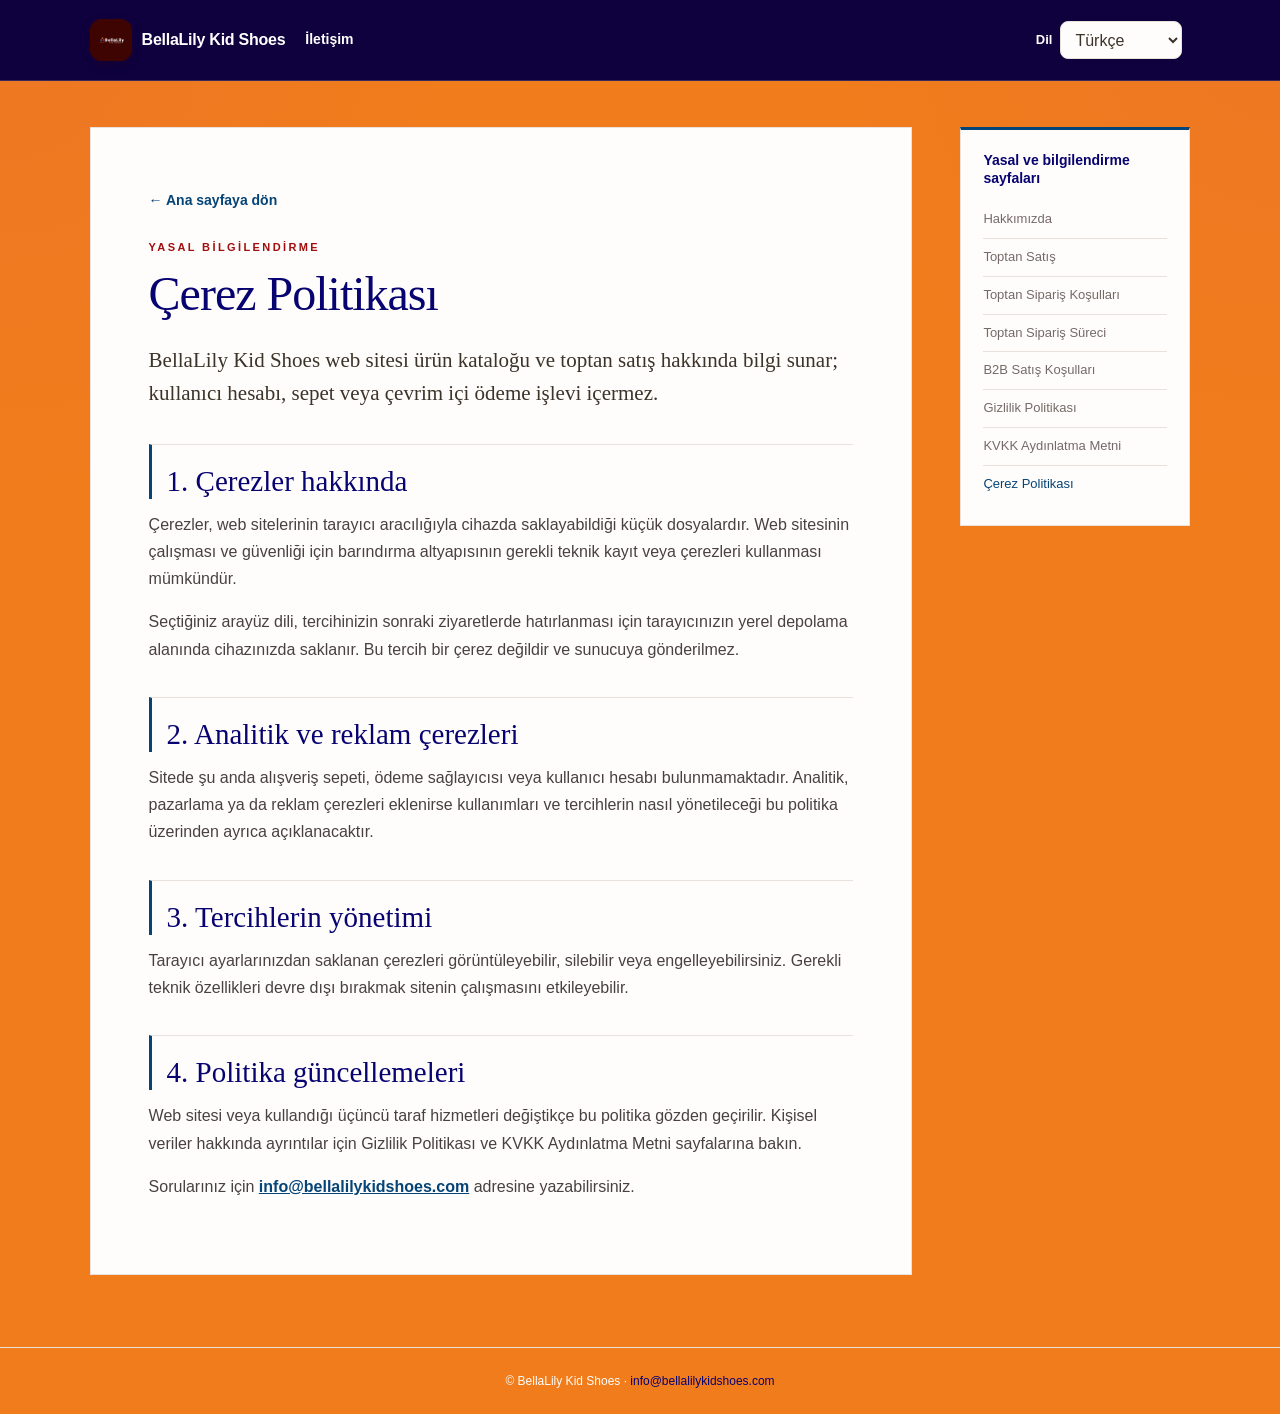
<file: public/sayfalar/cerez-politikasi.html>
<!doctype html>
<html lang="tr">
<head>
  <meta charset="utf-8">
  <meta name="viewport" content="width=device-width, initial-scale=1">
  <meta name="description" content="BellaLily Kid Shoes çerez politikası ve çerez tercihleri hakkında bilgi.">
  <title>Çerez Politikası | BellaLily Kid Shoes</title>
  <link rel="stylesheet" href="sayfa.css">
  <script src="../i18n.js" defer></script>
  <script src="sayfa.js" defer></script>
</head>
<body>
  <header class="site-header">
    <a class="brand" href="../index.html">
      <img class="brand-logo" src="../brand.jpg" alt="">
      <span>BellaLily Kid Shoes</span>
    </a>
    <a class="header-contact" href="mailto:info@bellalilykidshoes.com">İletişim</a>
  </header>
  <main class="page-layout">
    <article class="content-card">
      <a class="back-link" href="../index.html">← Ana sayfaya dön</a>
      <p class="page-kicker">Yasal bilgilendirme</p>
      <h1 id="page-title">Çerez Politikası</h1>
      <div class="page-content" id="page-content" data-source="Çerez Politikası (Cookie Policy).md" aria-live="polite">
        <p data-i18n="pageLoading">Sayfa yükleniyor...</p>
      </div>
    </article>
    <nav class="page-menu" aria-label="Bilgilendirme sayfaları">
      <h2>Bilgilendirme sayfaları</h2>
      <ul id="page-links"></ul>
    </nav>
  </main>
  <footer class="site-footer">© BellaLily Kid Shoes · <a href="mailto:info@bellalilykidshoes.com">info@bellalilykidshoes.com</a></footer>
</body>
</html>
</file>
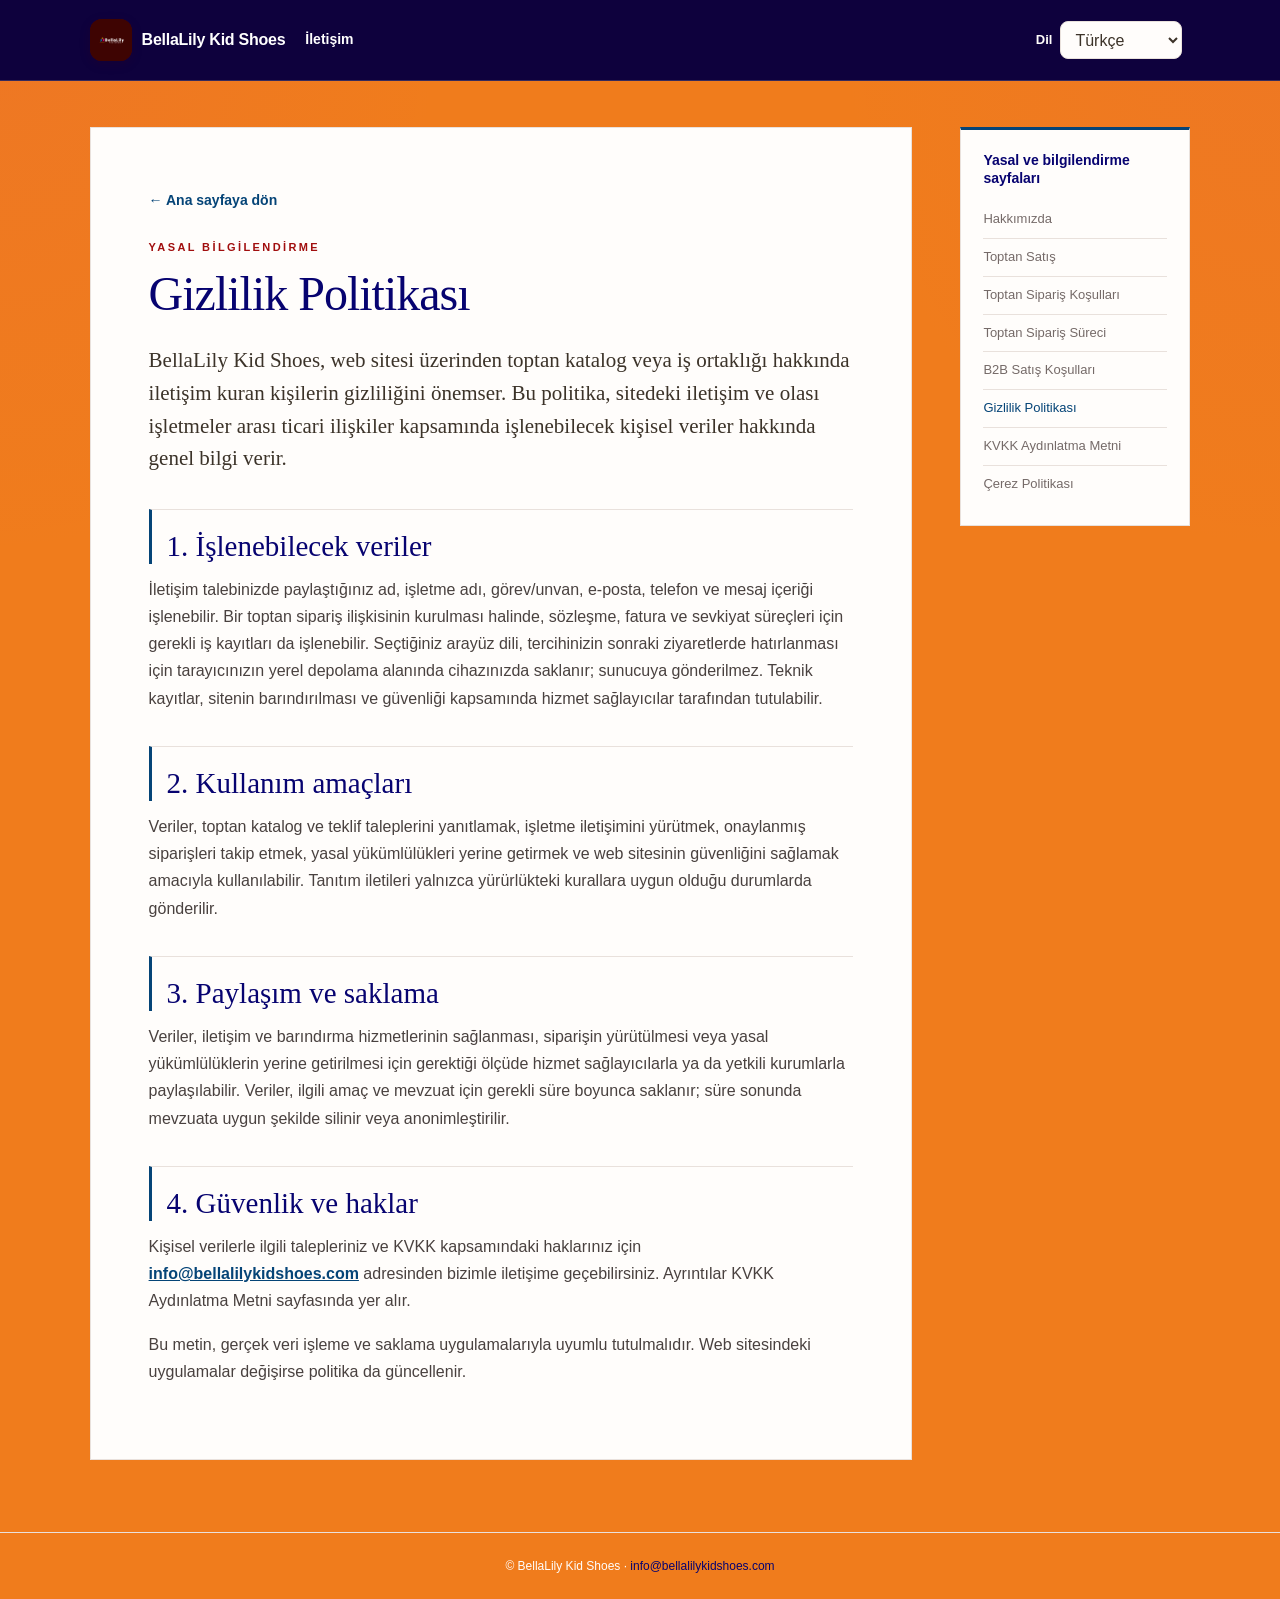
<file: public/sayfalar/gizlilik-politikasi.html>
<!doctype html>
<html lang="tr">
<head>
  <meta charset="utf-8">
  <meta name="viewport" content="width=device-width, initial-scale=1">
  <meta name="description" content="BellaLily Kid Shoes gizlilik politikası ve kişisel verilerin korunması hakkında bilgi.">
  <title>Gizlilik Politikası | BellaLily Kid Shoes</title>
  <link rel="stylesheet" href="sayfa.css">
  <script src="../i18n.js" defer></script>
  <script src="sayfa.js" defer></script>
</head>
<body>
  <header class="site-header">
    <a class="brand" href="../index.html">
      <img class="brand-logo" src="../brand.jpg" alt="">
      <span>BellaLily Kid Shoes</span>
    </a>
    <a class="header-contact" href="mailto:info@bellalilykidshoes.com">İletişim</a>
  </header>
  <main class="page-layout">
    <article class="content-card">
      <a class="back-link" href="../index.html">← Ana sayfaya dön</a>
      <p class="page-kicker">Yasal bilgilendirme</p>
      <h1 id="page-title">Gizlilik Politikası</h1>
      <div class="page-content" id="page-content" data-source="Gizlilik Politikası" aria-live="polite">
        <p data-i18n="pageLoading">Sayfa yükleniyor...</p>
      </div>
    </article>
    <nav class="page-menu" aria-label="Bilgilendirme sayfaları">
      <h2>Bilgilendirme sayfaları</h2>
      <ul id="page-links"></ul>
    </nav>
  </main>
  <footer class="site-footer">© BellaLily Kid Shoes · <a href="mailto:info@bellalilykidshoes.com">info@bellalilykidshoes.com</a></footer>
</body>
</html>
</file>
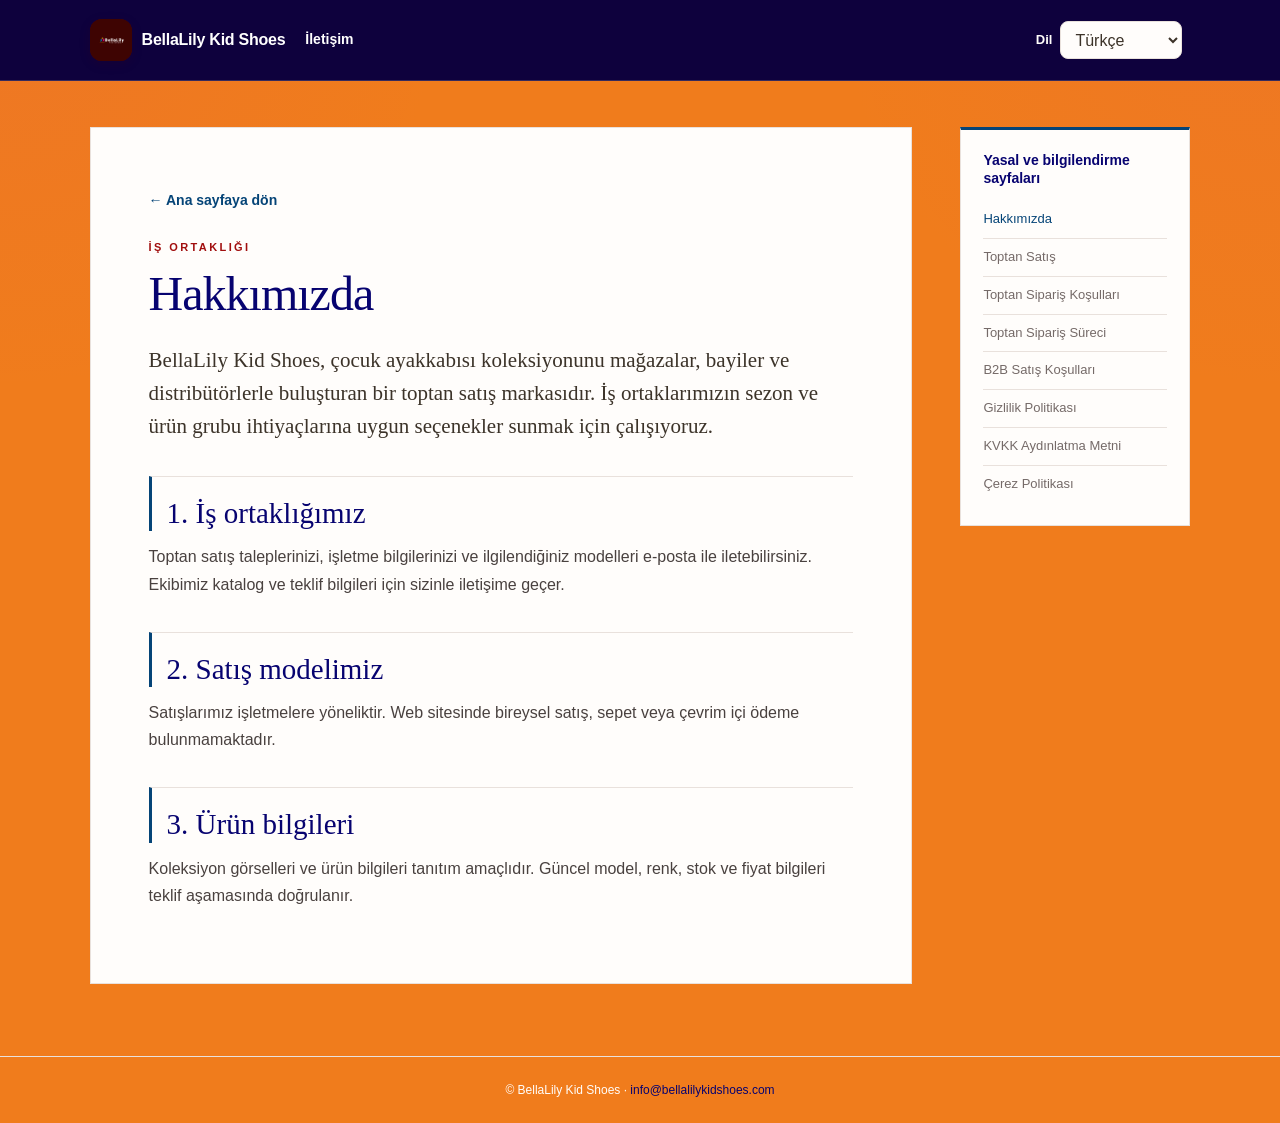
<file: public/sayfalar/hakkimizda.html>
<!doctype html>
<html lang="tr">
<head>
  <meta charset="utf-8">
  <meta name="viewport" content="width=device-width, initial-scale=1">
  <meta name="description" content="BellaLily Kid Shoes hakkında: misyonumuz, vizyonumuz ve çocuk ayakkabılarına yaklaşımımız.">
  <title>Hakkımızda | BellaLily Kid Shoes</title>
  <link rel="stylesheet" href="sayfa.css">
  <script src="../i18n.js" defer></script>
  <script src="sayfa.js" defer></script>
</head>
<body>
  <header class="site-header">
    <a class="brand" href="../index.html">
      <img class="brand-logo" src="../brand.jpg" alt="">
      <span>BellaLily Kid Shoes</span>
    </a>
    <a class="header-contact" href="mailto:info@bellalilykidshoes.com">İletişim</a>
  </header>
  <main class="page-layout">
    <article class="content-card">
      <a class="back-link" href="../index.html">← Ana sayfaya dön</a>
      <p class="page-kicker">BellaLily Kid Shoes</p>
      <h1 id="page-title">Hakkımızda</h1>
      <div class="page-content" id="page-content" data-source="hakkimizda.md" aria-live="polite">
        <p data-i18n="pageLoading">Sayfa yükleniyor...</p>
      </div>
    </article>
    <nav class="page-menu" aria-label="Bilgilendirme sayfaları">
      <h2>Bilgilendirme sayfaları</h2>
      <ul id="page-links"></ul>
    </nav>
  </main>
  <footer class="site-footer">© BellaLily Kid Shoes · <a href="mailto:info@bellalilykidshoes.com">info@bellalilykidshoes.com</a></footer>
</body>
</html>
</file>
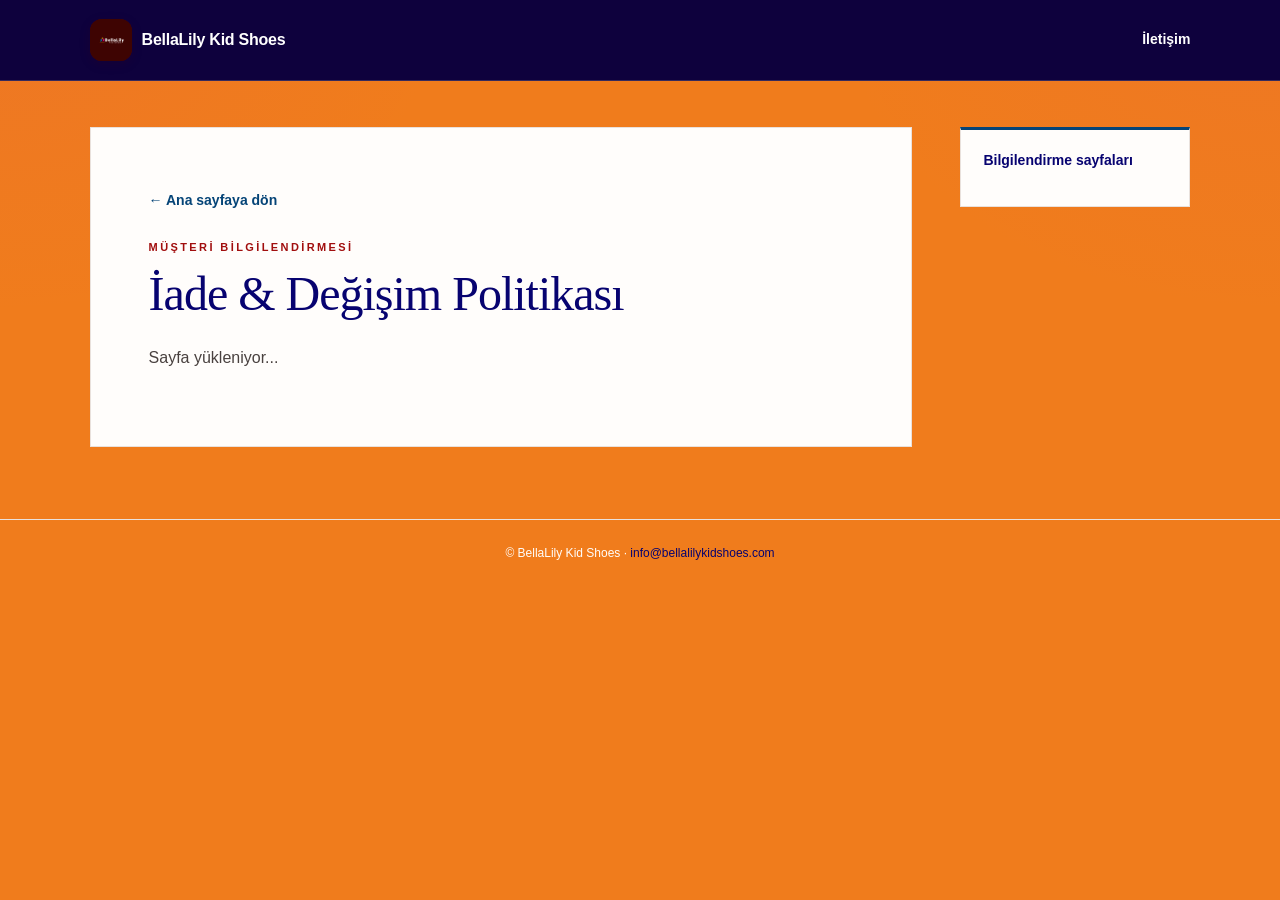
<file: public/sayfalar/iade-degisim-politikasi.html>
<!doctype html>
<html lang="tr">
<head>
  <meta charset="utf-8">
  <meta name="viewport" content="width=device-width, initial-scale=1">
  <meta name="description" content="BellaLily Kid Shoes iade ve değişim politikası.">
  <title>İade &amp; Değişim Politikası | BellaLily Kid Shoes</title>
  <link rel="stylesheet" href="sayfa.css">
  <script src="sayfa.js" defer></script>
</head>
<body>
  <header class="site-header">
    <a class="brand" href="../index.html">
      <img class="brand-logo" src="../brand.jpg" alt="">
      <span>BellaLily Kid Shoes</span>
    </a>
    <a class="header-contact" href="mailto:info@bellalilykidshoes.com">İletişim</a>
  </header>
  <main class="page-layout">
    <article class="content-card">
      <a class="back-link" href="../index.html">← Ana sayfaya dön</a>
      <p class="page-kicker">Müşteri bilgilendirmesi</p>
      <h1 id="page-title">İade &amp; Değişim Politikası</h1>
      <div class="page-content" id="page-content" data-source="İade &amp; Değişim Politikası" aria-live="polite">
        <p>Sayfa yükleniyor...</p>
      </div>
    </article>
    <nav class="page-menu" aria-label="Bilgilendirme sayfaları">
      <h2>Bilgilendirme sayfaları</h2>
      <ul id="page-links"></ul>
    </nav>
  </main>
  <footer class="site-footer">© BellaLily Kid Shoes · <a href="mailto:info@bellalilykidshoes.com">info@bellalilykidshoes.com</a></footer>
</body>
</html>
</file>
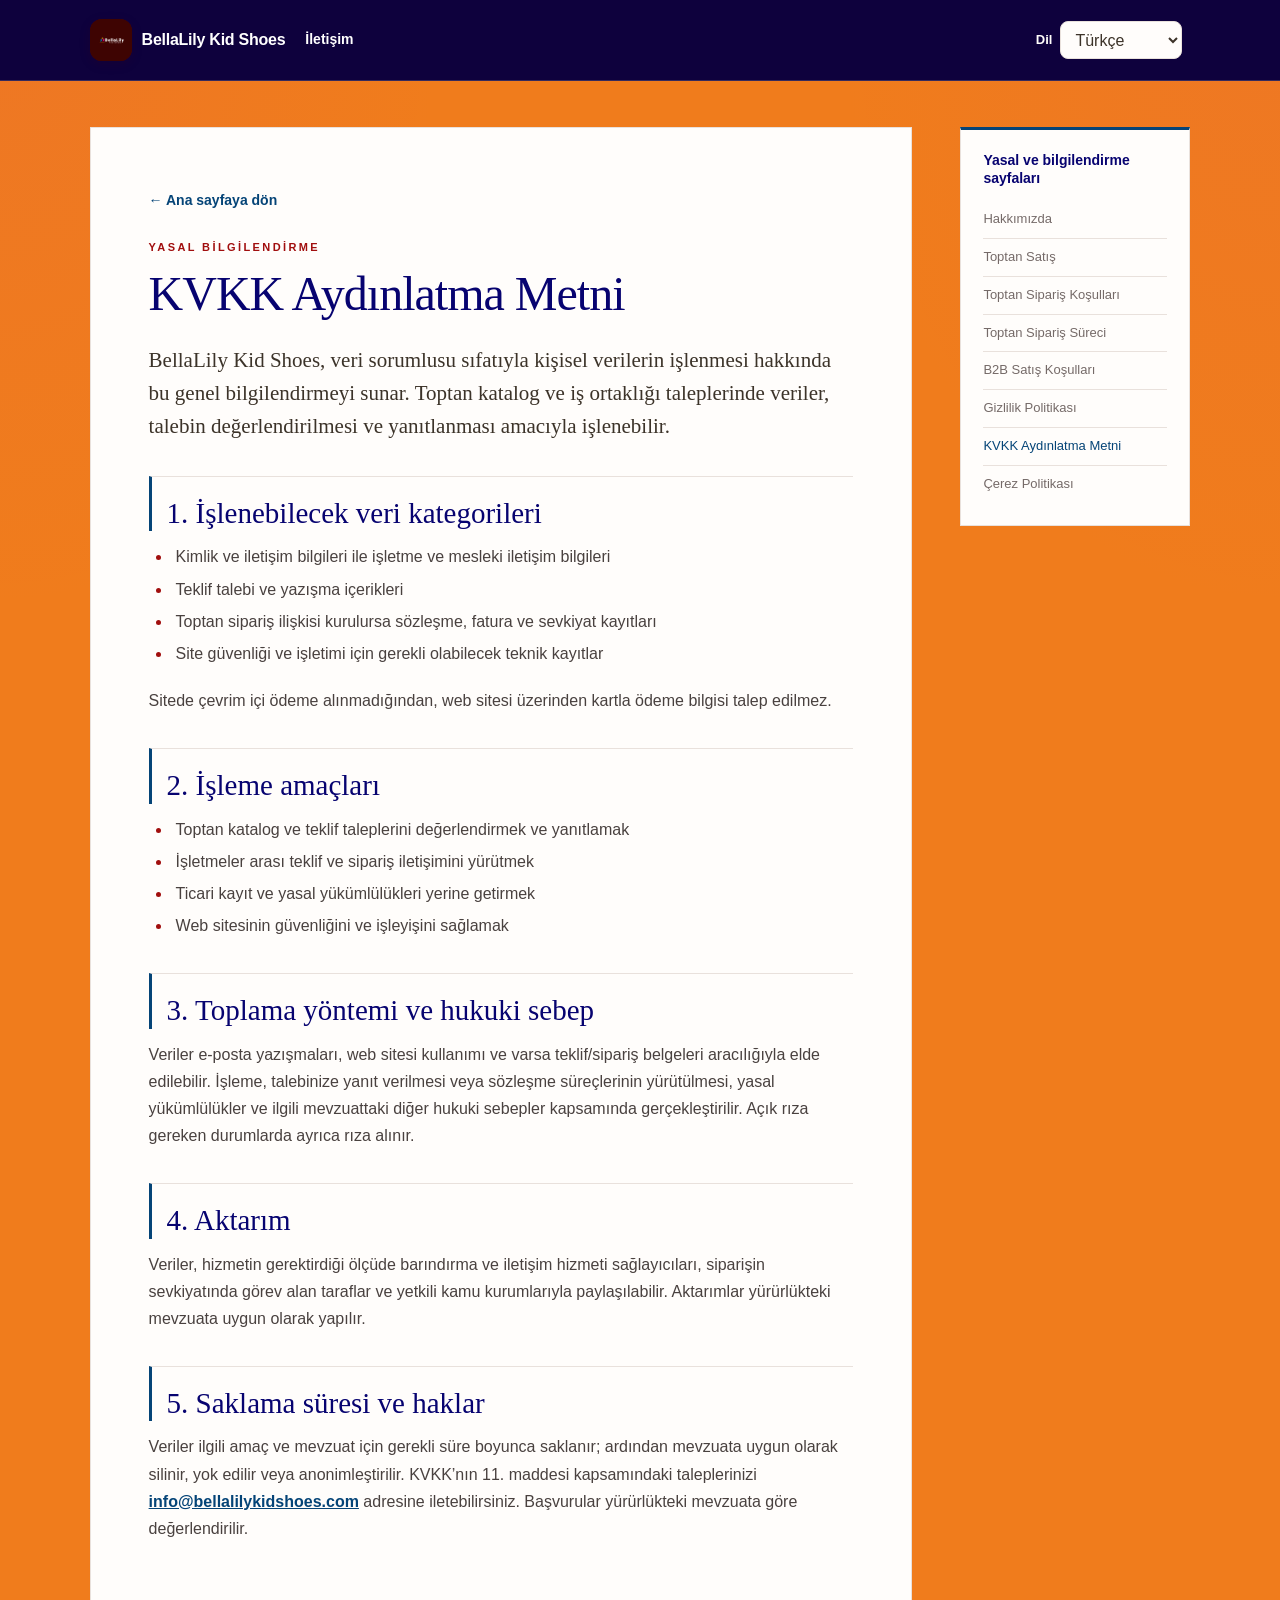
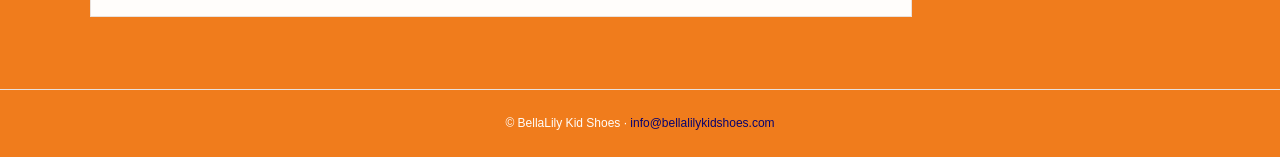
<file: public/sayfalar/kvkk-aydinlatma-metni.html>
<!doctype html>
<html lang="tr">
<head>
  <meta charset="utf-8">
  <meta name="viewport" content="width=device-width, initial-scale=1">
  <meta name="description" content="BellaLily Kid Shoes KVKK aydınlatma metni.">
  <title>KVKK Aydınlatma Metni | BellaLily Kid Shoes</title>
  <link rel="stylesheet" href="sayfa.css">
  <script src="../i18n.js" defer></script>
  <script src="sayfa.js" defer></script>
</head>
<body>
  <header class="site-header">
    <a class="brand" href="../index.html">
      <img class="brand-logo" src="../brand.jpg" alt="">
      <span>BellaLily Kid Shoes</span>
    </a>
    <a class="header-contact" href="mailto:info@bellalilykidshoes.com">İletişim</a>
  </header>
  <main class="page-layout">
    <article class="content-card">
      <a class="back-link" href="../index.html">← Ana sayfaya dön</a>
      <p class="page-kicker">Yasal bilgilendirme</p>
      <h1 id="page-title">KVKK Aydınlatma Metni</h1>
      <div class="page-content" id="page-content" data-source="KVKK Aydinlatma Metni" aria-live="polite">
        <p data-i18n="pageLoading">Sayfa yükleniyor...</p>
      </div>
    </article>
    <nav class="page-menu" aria-label="Bilgilendirme sayfaları">
      <h2>Bilgilendirme sayfaları</h2>
      <ul id="page-links"></ul>
    </nav>
  </main>
  <footer class="site-footer">© BellaLily Kid Shoes · <a href="mailto:info@bellalilykidshoes.com">info@bellalilykidshoes.com</a></footer>
</body>
</html>
</file>
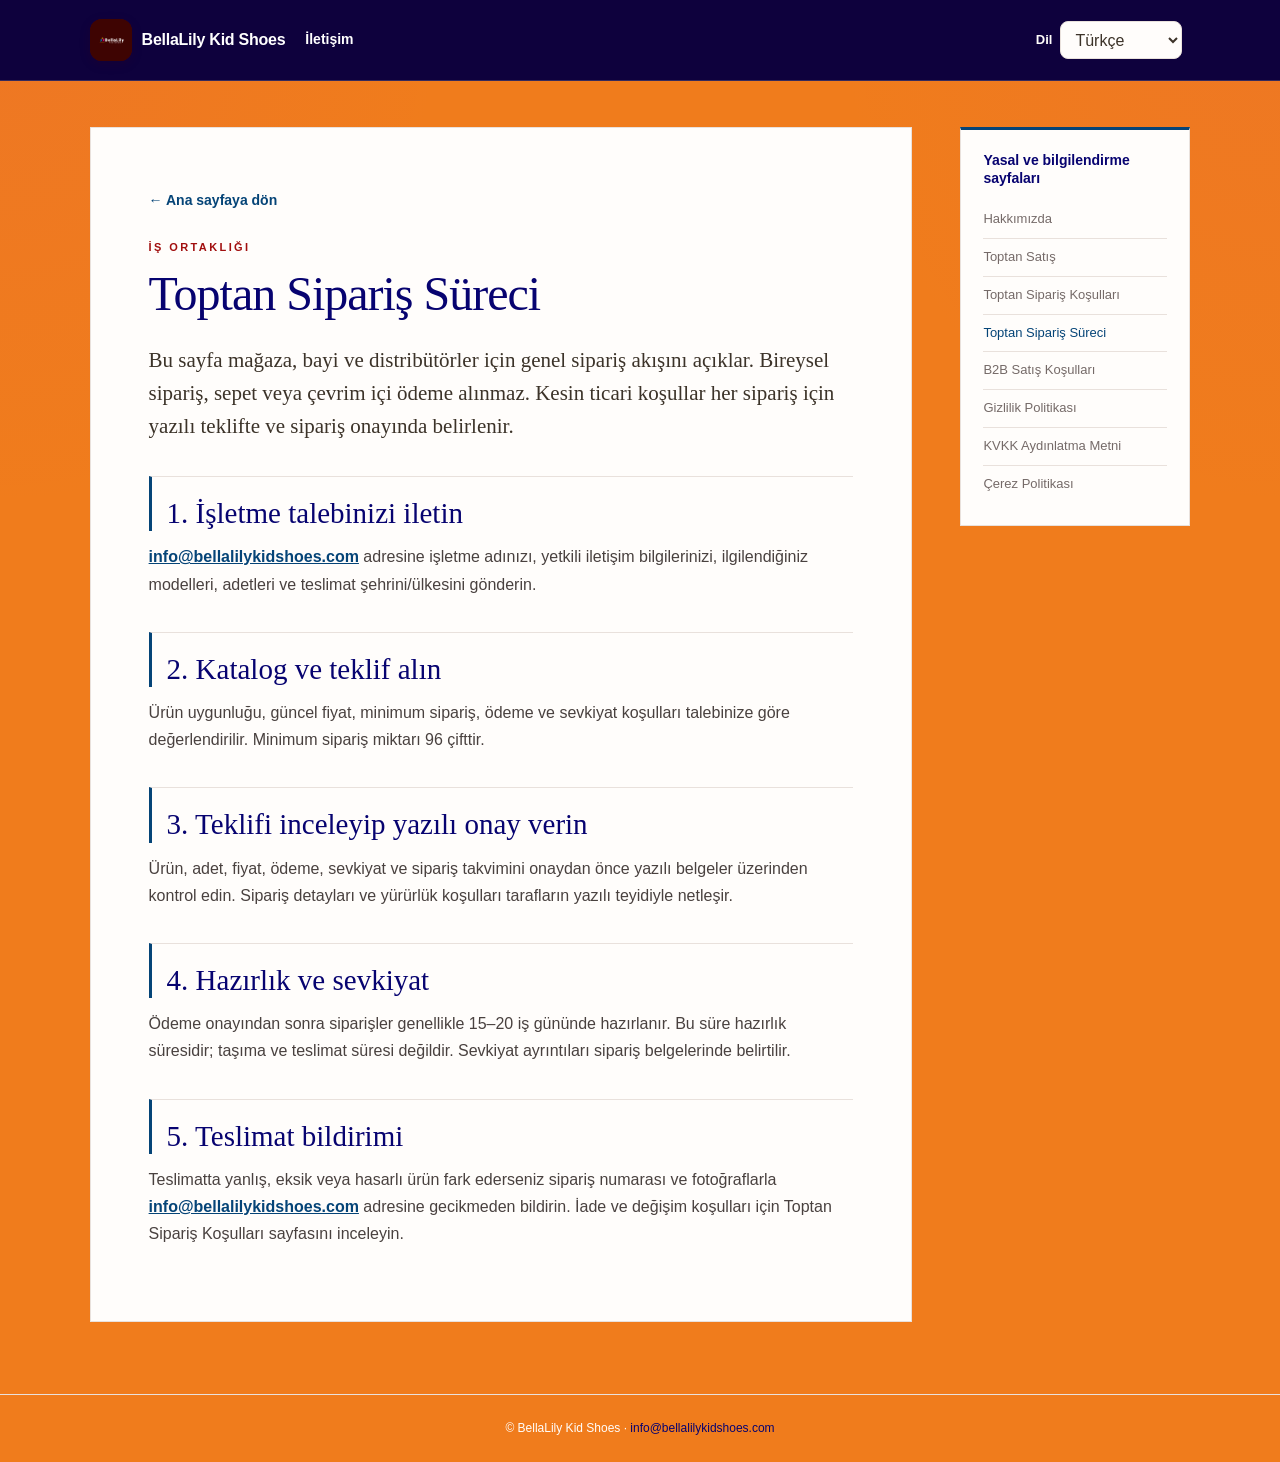
<file: public/sayfalar/on-bilgilendirme-formu.html>
<!doctype html>
<html lang="tr">
<head>
  <meta charset="utf-8">
  <meta name="viewport" content="width=device-width, initial-scale=1">
  <meta name="description" content="BellaLily Kid Shoes toptan sipariş süreci ve teklif bilgileri.">
  <title>Toptan Sipariş Süreci | BellaLily Kid Shoes</title>
  <link rel="stylesheet" href="sayfa.css">
  <script src="../i18n.js" defer></script>
  <script src="sayfa.js" defer></script>
</head>
<body>
  <header class="site-header">
    <a class="brand" href="../index.html">
      <img class="brand-logo" src="../brand.jpg" alt="">
      <span>BellaLily Kid Shoes</span>
    </a>
    <a class="header-contact" href="mailto:info@bellalilykidshoes.com">İletişim</a>
  </header>
  <main class="page-layout">
    <article class="content-card">
      <a class="back-link" href="../index.html">← Ana sayfaya dön</a>
      <p class="page-kicker">İş ortaklığı</p>
      <h1 id="page-title">Toptan Sipariş Süreci</h1>
      <div class="page-content" id="page-content" data-source="toptan-siparis-sureci.md" aria-live="polite">
        <p data-i18n="pageLoading">Sayfa yükleniyor...</p>
      </div>
    </article>
    <nav class="page-menu" aria-label="İş ortaklığı ve bilgilendirme">
      <h2>İş ortaklığı ve bilgilendirme</h2>
      <ul id="page-links"></ul>
    </nav>
  </main>
  <footer class="site-footer">© BellaLily Kid Shoes · <a href="mailto:info@bellalilykidshoes.com">info@bellalilykidshoes.com</a></footer>
</body>
</html>
</file>
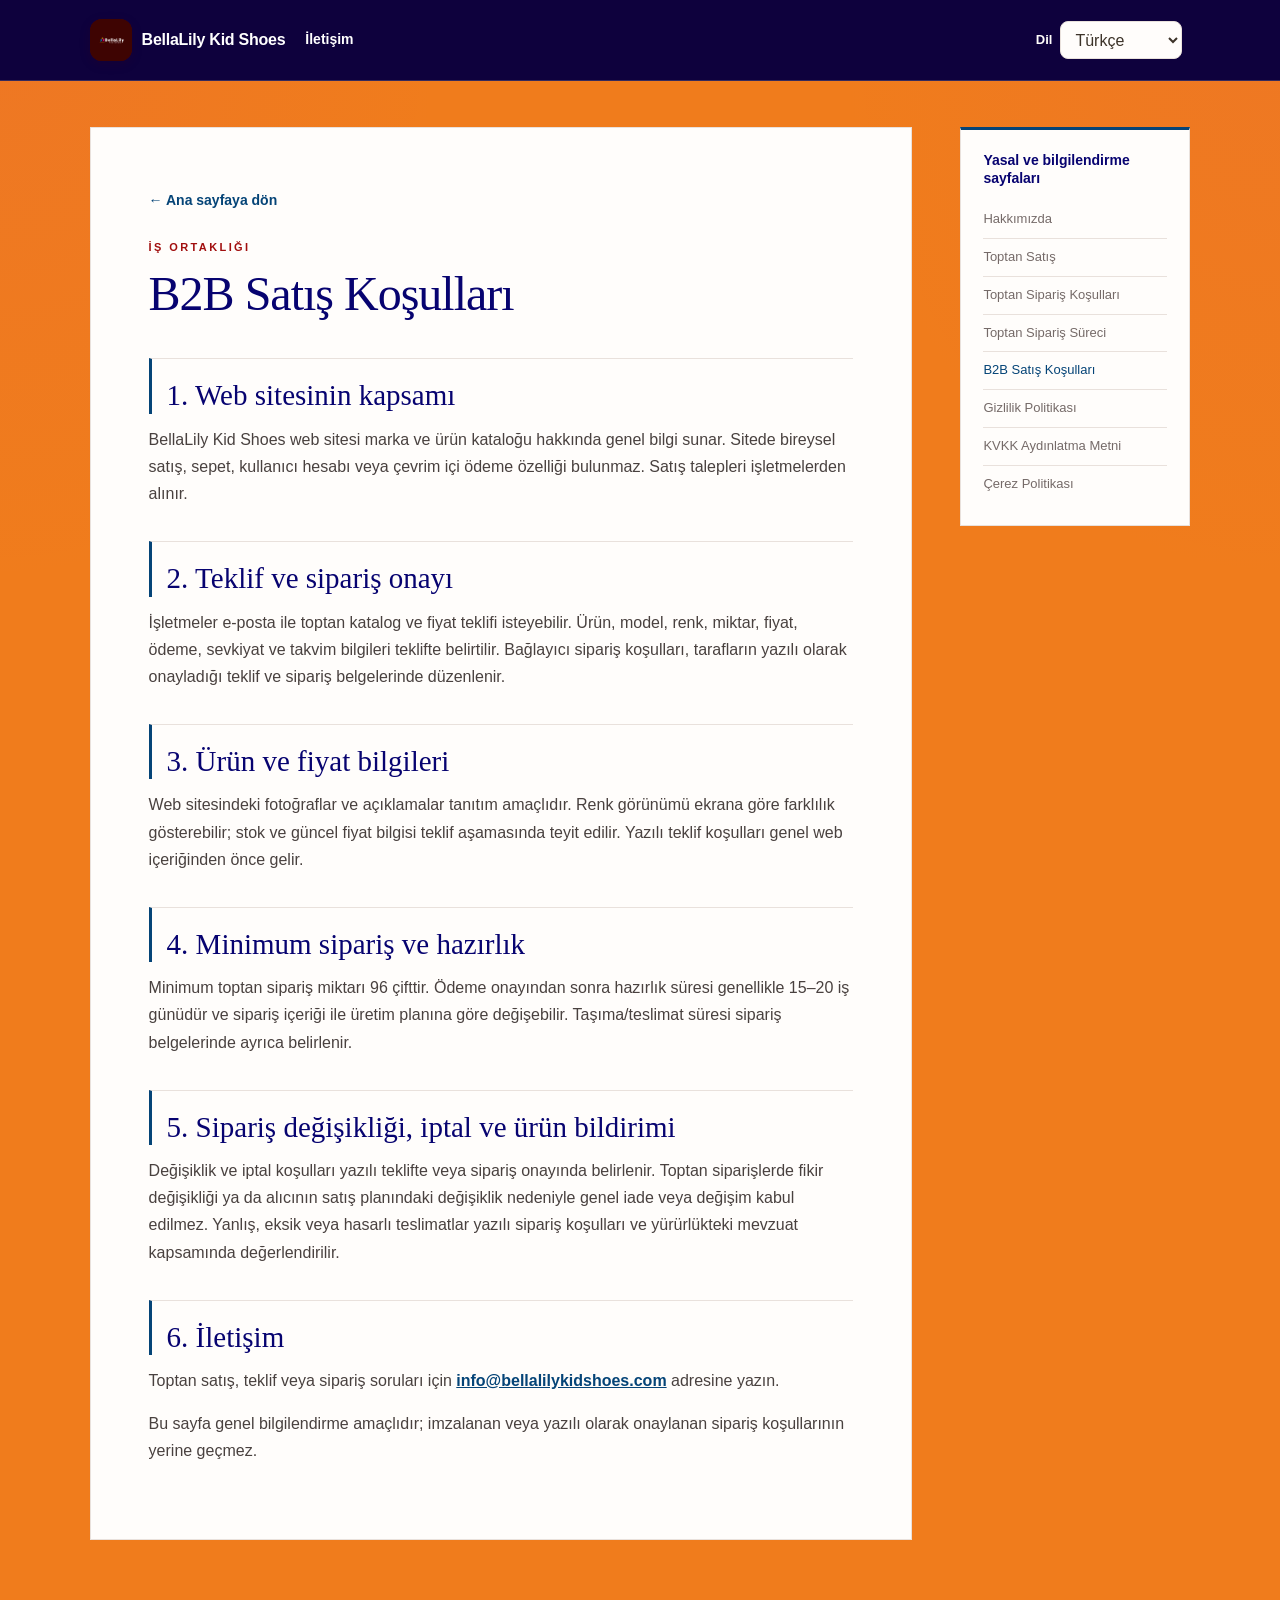
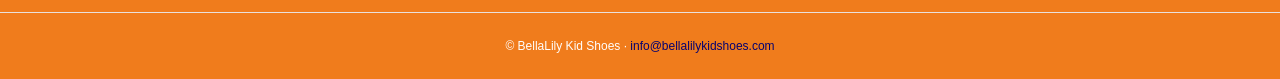
<file: public/sayfalar/sartlar-ve-kosullar.html>
<!doctype html>
<html lang="tr">
<head>
  <meta charset="utf-8">
  <meta name="viewport" content="width=device-width, initial-scale=1">
  <meta name="description" content="BellaLily Kid Shoes web sitesi ve işletmeler arası toptan satış bilgileri.">
  <title>B2B Satış Koşulları | BellaLily Kid Shoes</title>
  <link rel="stylesheet" href="sayfa.css">
  <script src="../i18n.js" defer></script>
  <script src="sayfa.js" defer></script>
</head>
<body>
  <header class="site-header">
    <a class="brand" href="../index.html">
      <img class="brand-logo" src="../brand.jpg" alt="">
      <span>BellaLily Kid Shoes</span>
    </a>
    <a class="header-contact" href="mailto:info@bellalilykidshoes.com">İletişim</a>
  </header>
  <main class="page-layout">
    <article class="content-card">
      <a class="back-link" href="../index.html">← Ana sayfaya dön</a>
      <p class="page-kicker">İş ortaklığı</p>
      <h1 id="page-title">B2B Satış Koşulları</h1>
      <div class="page-content" id="page-content" data-source="b2b-satis-kosullari.md" aria-live="polite">
        <p data-i18n="pageLoading">Sayfa yükleniyor...</p>
      </div>
    </article>
    <nav class="page-menu" aria-label="Bilgilendirme sayfaları">
      <h2>Bilgilendirme sayfaları</h2>
      <ul id="page-links"></ul>
    </nav>
  </main>
  <footer class="site-footer">© BellaLily Kid Shoes · <a href="mailto:info@bellalilykidshoes.com">info@bellalilykidshoes.com</a></footer>
</body>
</html>
</file>
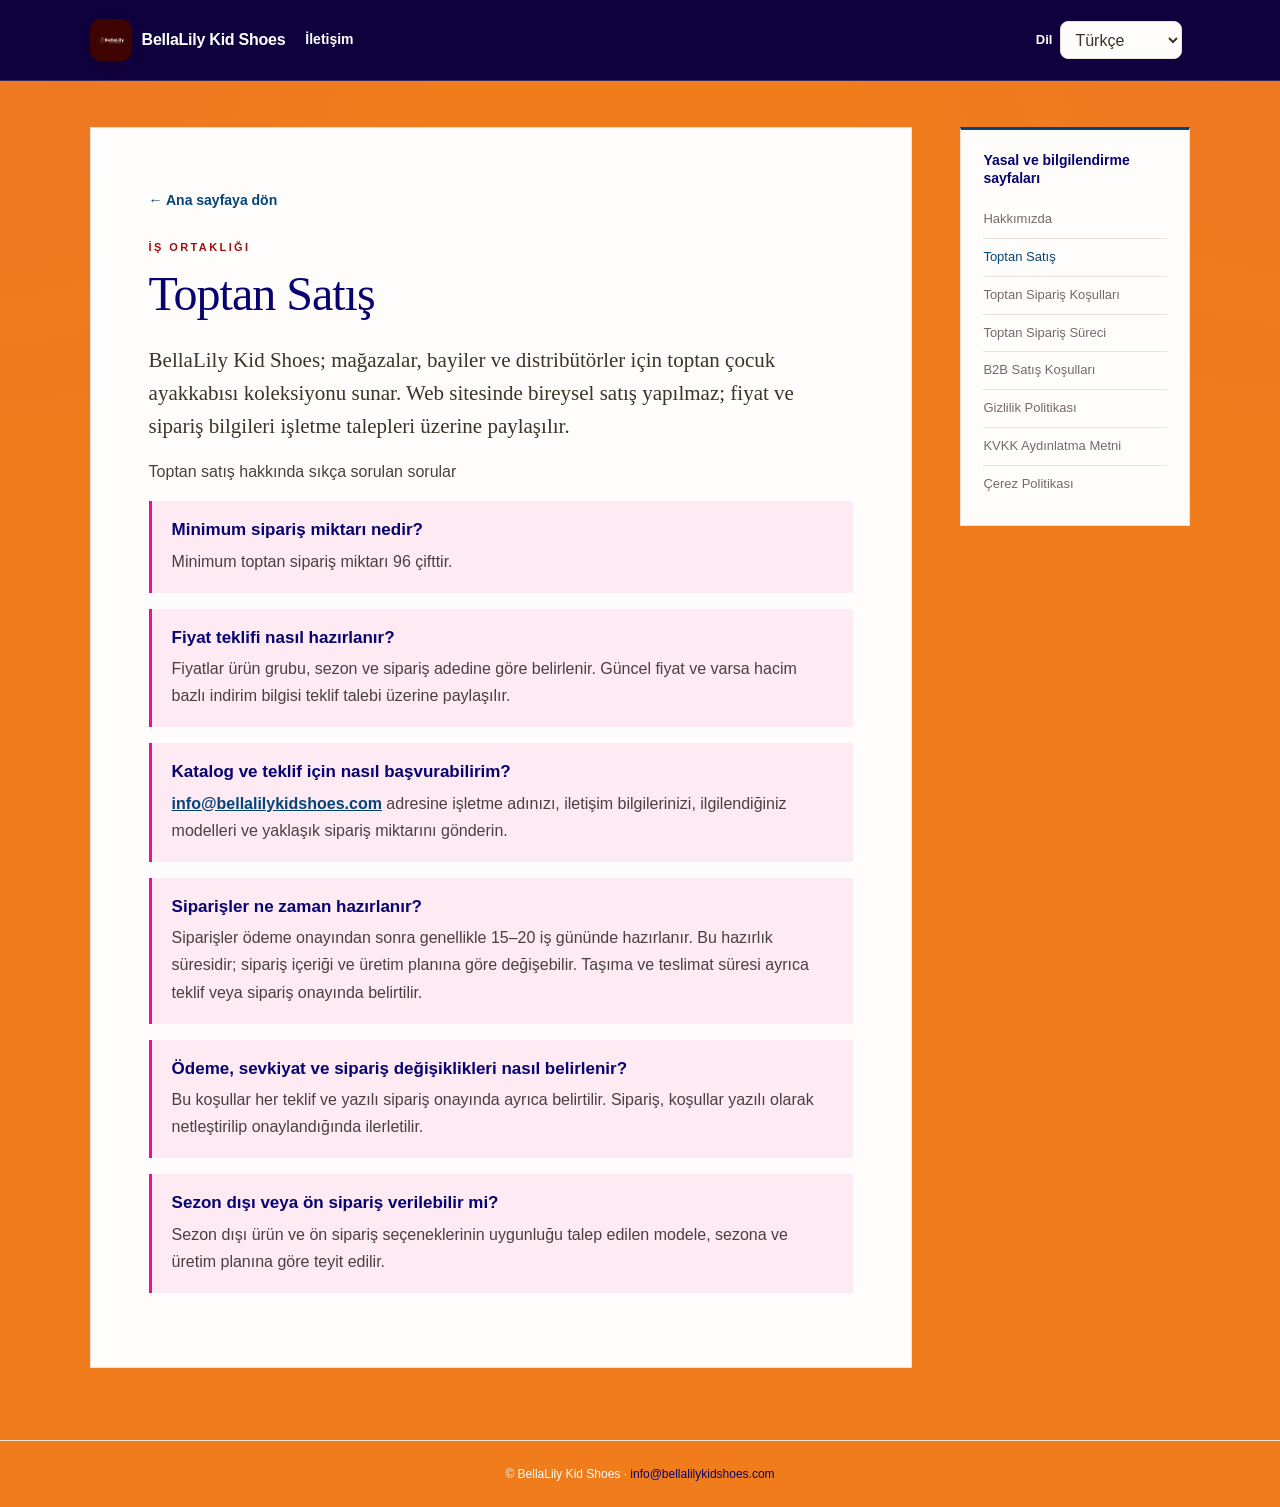
<file: public/sayfalar/toplu-satis.html>
<!doctype html>
<html lang="tr">
<head>
  <meta charset="utf-8">
  <meta name="viewport" content="width=device-width, initial-scale=1">
  <meta name="description" content="BellaLily Kid Shoes mağaza, bayi ve distribütörlere yönelik toptan satış bilgileri.">
  <title>Toptan Satış | BellaLily Kid Shoes</title>
  <link rel="stylesheet" href="sayfa.css">
  <script src="../i18n.js" defer></script>
  <script src="sayfa.js" defer></script>
</head>
<body>
  <header class="site-header">
    <a class="brand" href="../index.html">
      <img class="brand-logo" src="../brand.jpg" alt="">
      <span>BellaLily Kid Shoes</span>
    </a>
    <a class="header-contact" href="mailto:info@bellalilykidshoes.com">İletişim</a>
  </header>
  <main class="page-layout">
    <article class="content-card">
      <a class="back-link" href="../index.html">← Ana sayfaya dön</a>
      <p class="page-kicker">İş ortaklığı</p>
      <h1 id="page-title">Toptan Satış</h1>
      <div class="page-content" id="page-content" data-source="toplu-satis.md" aria-live="polite">
        <p data-i18n="pageLoading">Sayfa yükleniyor...</p>
      </div>
    </article>
    <nav class="page-menu" aria-label="Bilgilendirme sayfaları">
      <h2>Bilgilendirme sayfaları</h2>
      <ul id="page-links"></ul>
    </nav>
  </main>
  <footer class="site-footer">© BellaLily Kid Shoes · <a href="mailto:info@bellalilykidshoes.com">info@bellalilykidshoes.com</a></footer>
</body>
</html>
</file>
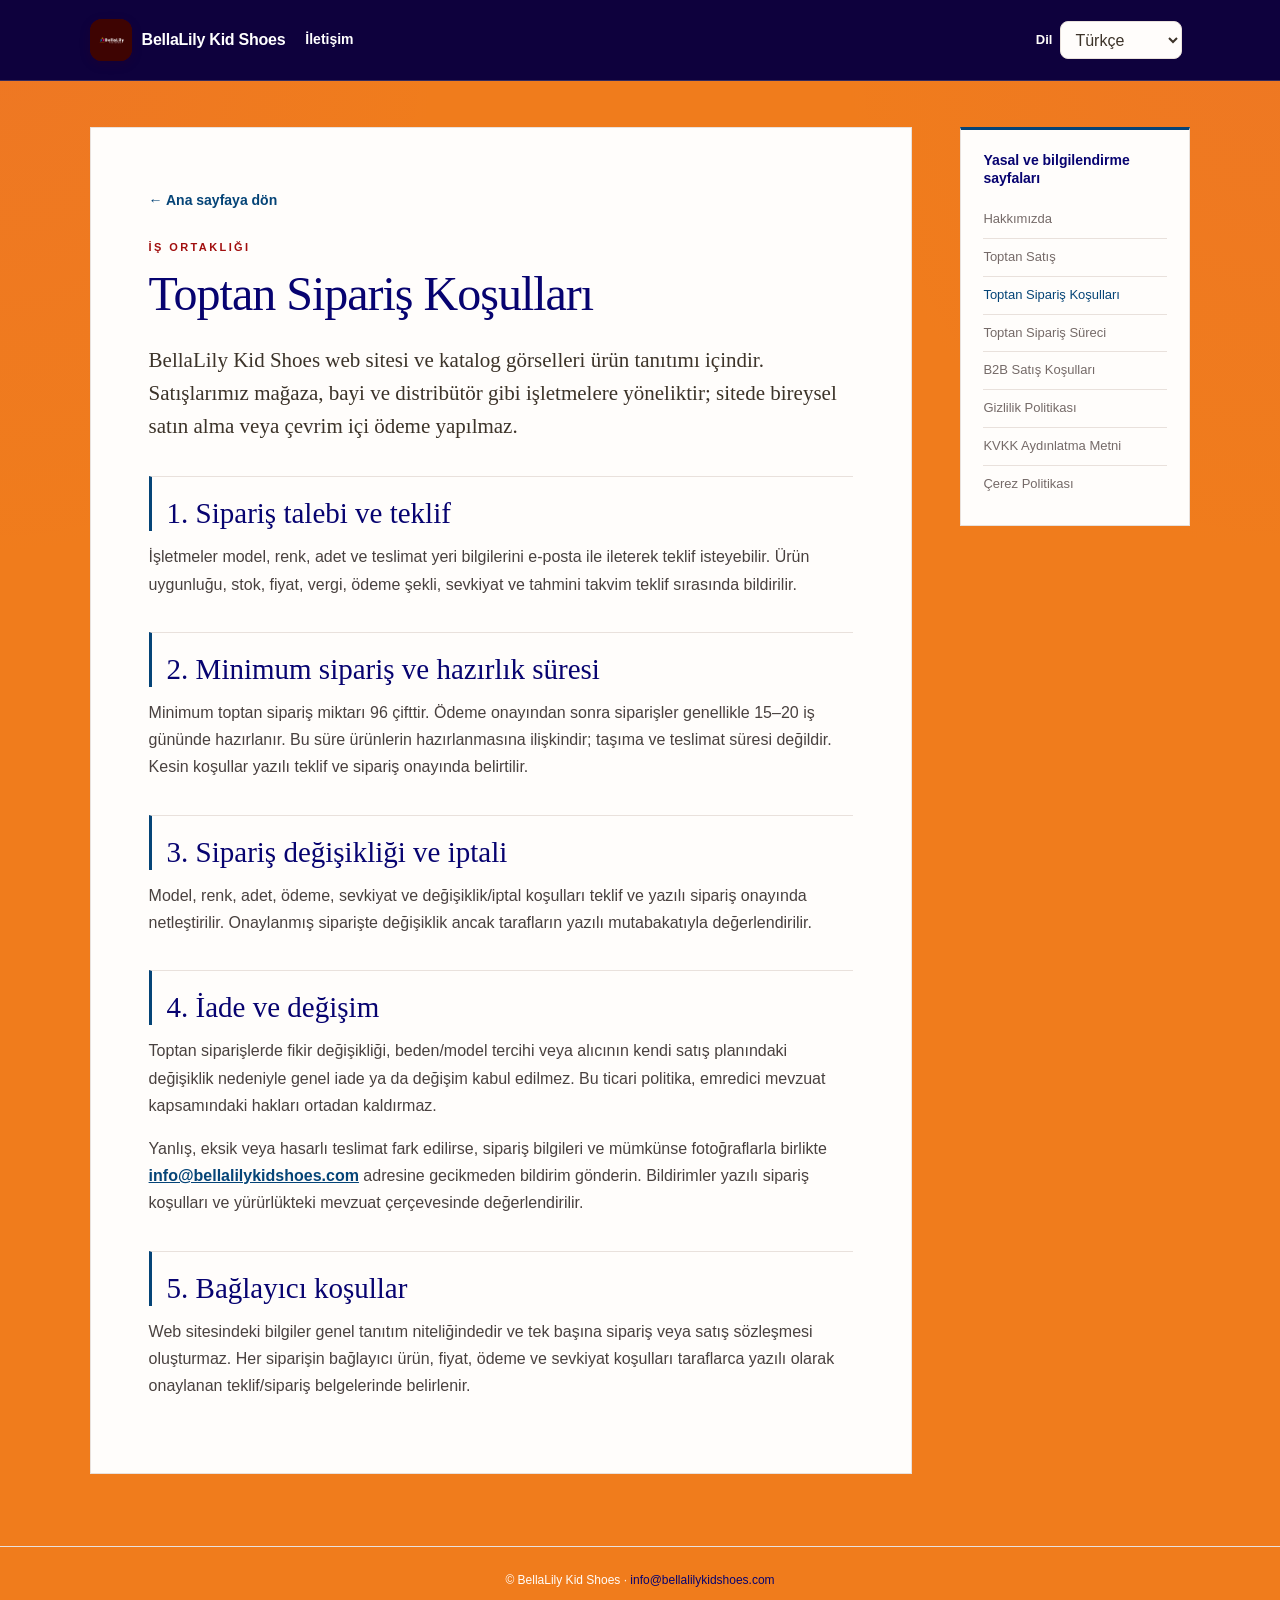
<file: public/sayfalar/toptan-siparis-kosullari.html>
<!doctype html>
<html lang="tr">
<head>
  <meta charset="utf-8">
  <meta name="viewport" content="width=device-width, initial-scale=1">
  <meta name="description" content="BellaLily Kid Shoes toptan sipariş ve ürün bildirim koşulları.">
  <title>Toptan Sipariş Koşulları | BellaLily Kid Shoes</title>
  <link rel="stylesheet" href="sayfa.css">
  <script src="../i18n.js" defer></script>
  <script src="sayfa.js" defer></script>
</head>
<body>
  <header class="site-header">
    <a class="brand" href="../index.html">
      <img class="brand-logo" src="../brand.jpg" alt="">
      <span>BellaLily Kid Shoes</span>
    </a>
    <a class="header-contact" href="mailto:info@bellalilykidshoes.com">İletişim</a>
  </header>
  <main class="page-layout">
    <article class="content-card">
      <a class="back-link" href="../index.html">← Ana sayfaya dön</a>
      <p class="page-kicker">İş ortaklığı</p>
      <h1 id="page-title">Toptan Sipariş Koşulları</h1>
      <div class="page-content" id="page-content" data-source="toptan-siparis-kosullari.md" aria-live="polite">
        <p data-i18n="pageLoading">Sayfa yükleniyor...</p>
      </div>
    </article>
    <nav class="page-menu" aria-label="Bilgilendirme sayfaları">
      <h2>İş ortaklığı ve bilgilendirme</h2>
      <ul id="page-links"></ul>
    </nav>
  </main>
  <footer class="site-footer">© BellaLily Kid Shoes · <a href="mailto:info@bellalilykidshoes.com">info@bellalilykidshoes.com</a></footer>
</body>
</html>
</file>
<file: public/sayfalar/sayfa.css>
:root {
  color-scheme: light;
  --ink: #3c3329;
  --title: #070370;
  --muted: #756a68;
  --paper: #f07c1c;
  --white: #fffdfb;
  --rose: #ead9d5;
  --rose-dark: #a10e0e;
  --girl-pink: #e91293;
  --girl-pink-light: #fdeaf2;
  --accent: #054477;
  --accent-light: #fdeaf2;
  --line: #e9e1dc;
  --sage: #fdeaf2;
}
* { box-sizing: border-box; }
body {
  min-height: 100vh;
  margin: 0;
  background:
    radial-gradient(ellipse at 0 0, rgba(214, 60, 131, .08), transparent 28rem),
    radial-gradient(ellipse at 100% 0, rgba(214, 60, 131, .07), transparent 28rem),
    var(--paper);
  color: var(--ink);
  font-family: Arial, Helvetica, sans-serif;
  line-height: 1.7;
}
a { color: inherit; }
a:focus-visible { outline: 3px solid var(--rose-dark); outline-offset: 4px; }
.site-header {
  display: flex;
  justify-content: space-between;
  align-items: center;
  flex-wrap: wrap;
  gap: 20px;
  padding: 19px max(7%, calc((100% - 1120px) / 2));
  border-bottom: 1px solid rgba(255, 255, 255, .16);
  background: #0e013d;
}
.site-header .brand, .site-header .header-contact, .language-picker label { color: #fff; }
.site-header .header-contact:hover { color: var(--accent-light); }
.language-picker { display: flex; align-items: center; gap: 8px; margin-left: auto; }
.language-picker label { color: var(--white); font-size: 13px; font-weight: 700; }
.language-picker select {
  min-height: 38px;
  padding: 6px 30px 6px 10px;
  border: 1px solid var(--line);
  border-radius: 8px;
  background: var(--white);
  color: var(--ink);
  font: inherit;
  cursor: pointer;
}
.language-status { color: #782c2c; font-size: 12px; }
.brand {
  display: inline-flex;
  align-items: center;
  gap: 10px;
  color: var(--ink);
  font-size: 16px;
  font-weight: 800;
  letter-spacing: -.25px;
  text-decoration: none;
  white-space: nowrap;
}
.brand-logo {
  width: 42px;
  height: 42px;
  border-radius: 12px;
  background: #4b0308;
  object-fit: contain;
  box-shadow: 0 3px 12px rgba(73, 5, 10, .14);
}
.header-contact, .back-link {
  color: var(--accent);
  font-size: 14px;
  font-weight: 700;
  text-decoration: none;
}
.page-layout {
  display: grid;
  grid-template-columns: minmax(0, 1fr) 230px;
  gap: 48px;
  width: min(1120px, 86%);
  margin: 46px auto 72px;
  align-items: start;
}
.content-card {
  min-width: 0;
  padding: clamp(24px, 5vw, 58px);
  border: 1px solid var(--line);
  background: var(--white);
}
.back-link { display: inline-block; margin-bottom: 25px; }
.page-kicker {
  margin: 0 0 8px;
  color: var(--rose-dark);
  font-size: 11px;
  font-weight: 700;
  letter-spacing: 2.4px;
  text-transform: uppercase;
}
h1, h2, h3 { line-height: 1.25; }
h1, h2, h3 { color: var(--title); }
h1, h2 {
  font-family: Georgia, "Times New Roman", serif;
  font-weight: 400;
}
h1 {
  margin: 0 0 20px;
  font-size: clamp(34px, 5vw, 48px);
  letter-spacing: -1px;
}
.updated {
  margin: -6px 0 28px;
  color: var(--muted);
  font-size: 13px;
}
.page-content { color: #49413f; }
.page-content h2 {
  margin: 34px 0 12px;
  padding-top: 18px;
  border-top: 1px solid var(--line);
  border-inline-start: 3px solid var(--accent);
  padding-inline-start: 15px;
  color: var(--title);
  font-size: clamp(23px, 3vw, 29px);
}
.page-content h3 {
  margin: 23px 0 9px;
  color: var(--title);
  font-size: 17px;
}
.page-content p { margin: 0 0 16px; }
.page-content .lead {
  color: var(--ink);
  font-family: Georgia, "Times New Roman", serif;
  font-size: 21px;
  line-height: 1.55;
}
.page-content ul {
  margin: 0 0 20px;
  padding-inline-start: 23px;
}
.page-content li { margin: 5px 0; padding-left: 4px; }
.page-content li::marker { color: var(--rose-dark); }
.faq-item {
  margin: 16px 0;
  padding: 18px 20px;
  border-inline-start: 3px solid var(--girl-pink);
  background: var(--girl-pink-light);
}
.faq-item h3 { margin: 0 0 7px; }
.faq-item p:last-child { margin-bottom: 0; }
.email-link { color: var(--accent); font-weight: 700; }
.page-menu {
  position: sticky;
  top: 20px;
  padding: 22px;
  border: 1px solid var(--line);
  border-top: 3px solid var(--accent);
  background: var(--white);
}
.page-menu h2 {
  margin: 0 0 14px;
  font-family: Arial, Helvetica, sans-serif;
  font-size: 14px;
  font-weight: 700;
}
.page-menu ul { margin: 0; padding: 0; list-style: none; }
.page-menu li + li { border-top: 1px solid var(--line); }
.page-menu a {
  display: block;
  padding: 9px 0;
  color: var(--muted);
  font-size: 13px;
  line-height: 1.45;
  text-decoration: none;
}
.page-menu a:hover, .page-menu a[aria-current="page"] {
  color: var(--accent);
}
.site-footer {
  padding: 23px 7%;
  border-top: 1px solid var(--line);
  color: var(--white);
  font-size: 12px;
  text-align: center;
}
.site-footer a { color: var(--title); text-decoration: none; }
.load-error {
  padding: 18px;
  border-left: 3px solid #a33;
  background: #fff1ef;
  color: #782c2c;
}
@media (max-width: 850px) {
  .page-layout { grid-template-columns: 1fr; gap: 20px; width: 90%; margin-top: 28px; }
  .page-menu { position: static; grid-row: 1; }
  .page-menu ul { display: grid; grid-template-columns: repeat(2, minmax(0, 1fr)); gap: 0 16px; }
}
@media (max-width: 520px) {
  .site-header { padding: 16px 5%; }
  .brand-logo { width: 38px; height: 38px; border-radius: 10px; }
  .page-layout { width: 92%; }
  .content-card { padding: 24px 20px; }
  .page-menu ul { grid-template-columns: 1fr; }
}
</file>
